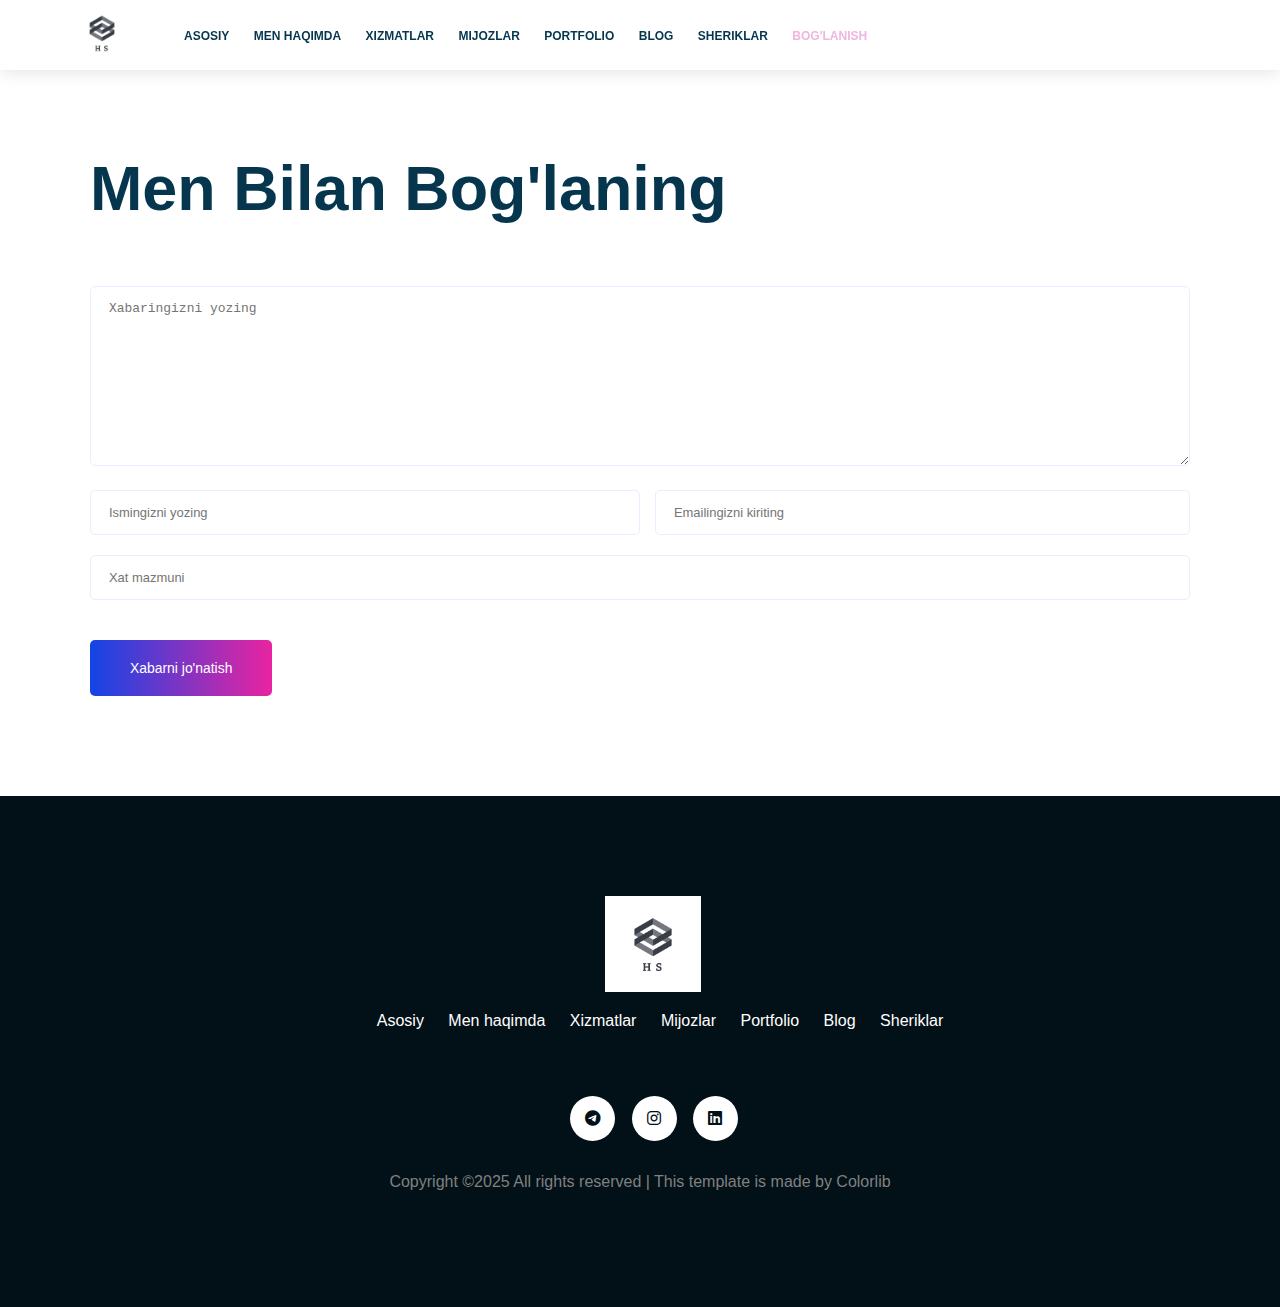
<file: contact.html>
<!DOCTYPE html>
<html>
    <head>
        <title>Portfolio - Bog'lanish</title>
        <link rel="stylesheet" href="https://cdnjs.cloudflare.com/ajax/libs/font-awesome/6.7.2/css/all.min.css">
        <link rel="stylesheet" href="./css/shared.css">
        <link rel="stylesheet" href="./css/contact.css">
    </head>
    <body>
        <!-- Header section -->
            <header class="main-header">
                <div class="container">
                <div class="main-header__brand">
                    <a href="index.html">
                        <img src="./images/logo.png" alt="Logo">
                    </a>
                </div>
                <nav class="main-navigation">
                    <ul class="main-navigation__items">
                        <li class="main-navigation__item">
                            <a href="./index.html">Asosiy</a>
                        </li>
                        <li class="main-navigation__item">
                            <a href="#">Men haqimda</a>
                        </li>
                        <li class="main-navigation__item">
                            <a href="#">Xizmatlar</a>
                        </li>
                        <li class="main-navigation__item">
                            <a href="#">Mijozlar</a>
                        </li>
                        <li class="main-navigation__item">
                            <a href="#">Portfolio</a>
                        </li>
                        <li class="main-navigation__item">
                            <a href="#">Blog</a>
                        </li>
                        <li class="main-navigation__item">
                            <a href="#">Sheriklar</a>
                        </li>
                        <li class="main-navigation__item active">
                            <a href="./contact.html">Bog'lanish</a>
                        </li>
                    </ul>
                </nav>
                </div>
            </header>
        <!-- /Header section -->

        <div class="container">
            <section class="contact">
                <form action="/server/php" method="GET">
                    <div class="section-title">
                        <h2>Men bilan bog'laning</h2>
                    </div>
                    <textarea cols="30" rows="10" placeholder="Xabaringizni yozing" name="message"></textarea>
                    <div class="half-row contact__fname">
                        <input type="text" placeholder="Ismingizni yozing" name="fname">
                    </div>
                    <div class="half-row contact__email">
                        <input type="email" placeholder="Emailingizni kiriting" name="email">
                    </div>
                    <input type="text" placeholder="Xat mazmuni" name="subject">
                    <button class="button contact__send" type="submit">Xabarni jo'natish</button>
                </form>
            </section>
        </div>

        <!-- Footer section -->
        <footer class="footer"> 
            <div class="container">
                <div class="footer__brand">
                    <img src="./images/logo.png" alt="Logo">
                </div>
                <nav class="footer__navigation">
                    <ul class="footer__navigation-items">
                        <li class="footer__navigation-item">
                            <a href="#">Asosiy</a>
                        </li>
                        <li class="footer__navigation-item">
                            <a href="#">Men haqimda</a>
                        </li>
                        <li class="footer__navigation-item">
                            <a href="#">Xizmatlar</a>
                        </li>
                        <li class="footer__navigation-item">
                            <a href="#">Mijozlar</a>
                        </li>
                        <li class="footer__navigation-item">
                            <a href="#">Portfolio</a>
                        </li>
                        <li class="footer__navigation-item">
                            <a href="#">Blog</a>
                        </li>
                        <li class="footer__navigation-item">
                            <a href="#">Sheriklar</a>
                        </li>
                    </ul>
                </nav>
                <ul class="footer__socials">
                    <li class="footer__social">
                        <a href="https://t.me/khusan_sulaymonov">
                            <i class="fab fa-telegram"></i>
                        </a>
                    </li>
                    <li class="footer__social">
                        <a href="https://www.instagram.com/khusansulaymonov/">
                            <i class="fab fa-instagram"></i>
                        </a>
                    </li>
                    <li class="footer__social">
                        <a href="https://www.linkedin.com/in/khusan-sulaymonov-6a2495264/">
                            <i class="fab fa-linkedin"></i>
                        </a>
                    </li>
                </ul>
                <p class="footer__text">
                    Copyright ©2025 All rights reserved | This template is made by Colorlib
                </p>
            </div>
        </footer>
        <!-- /Footer section -->
    </body>
</html>
</file>
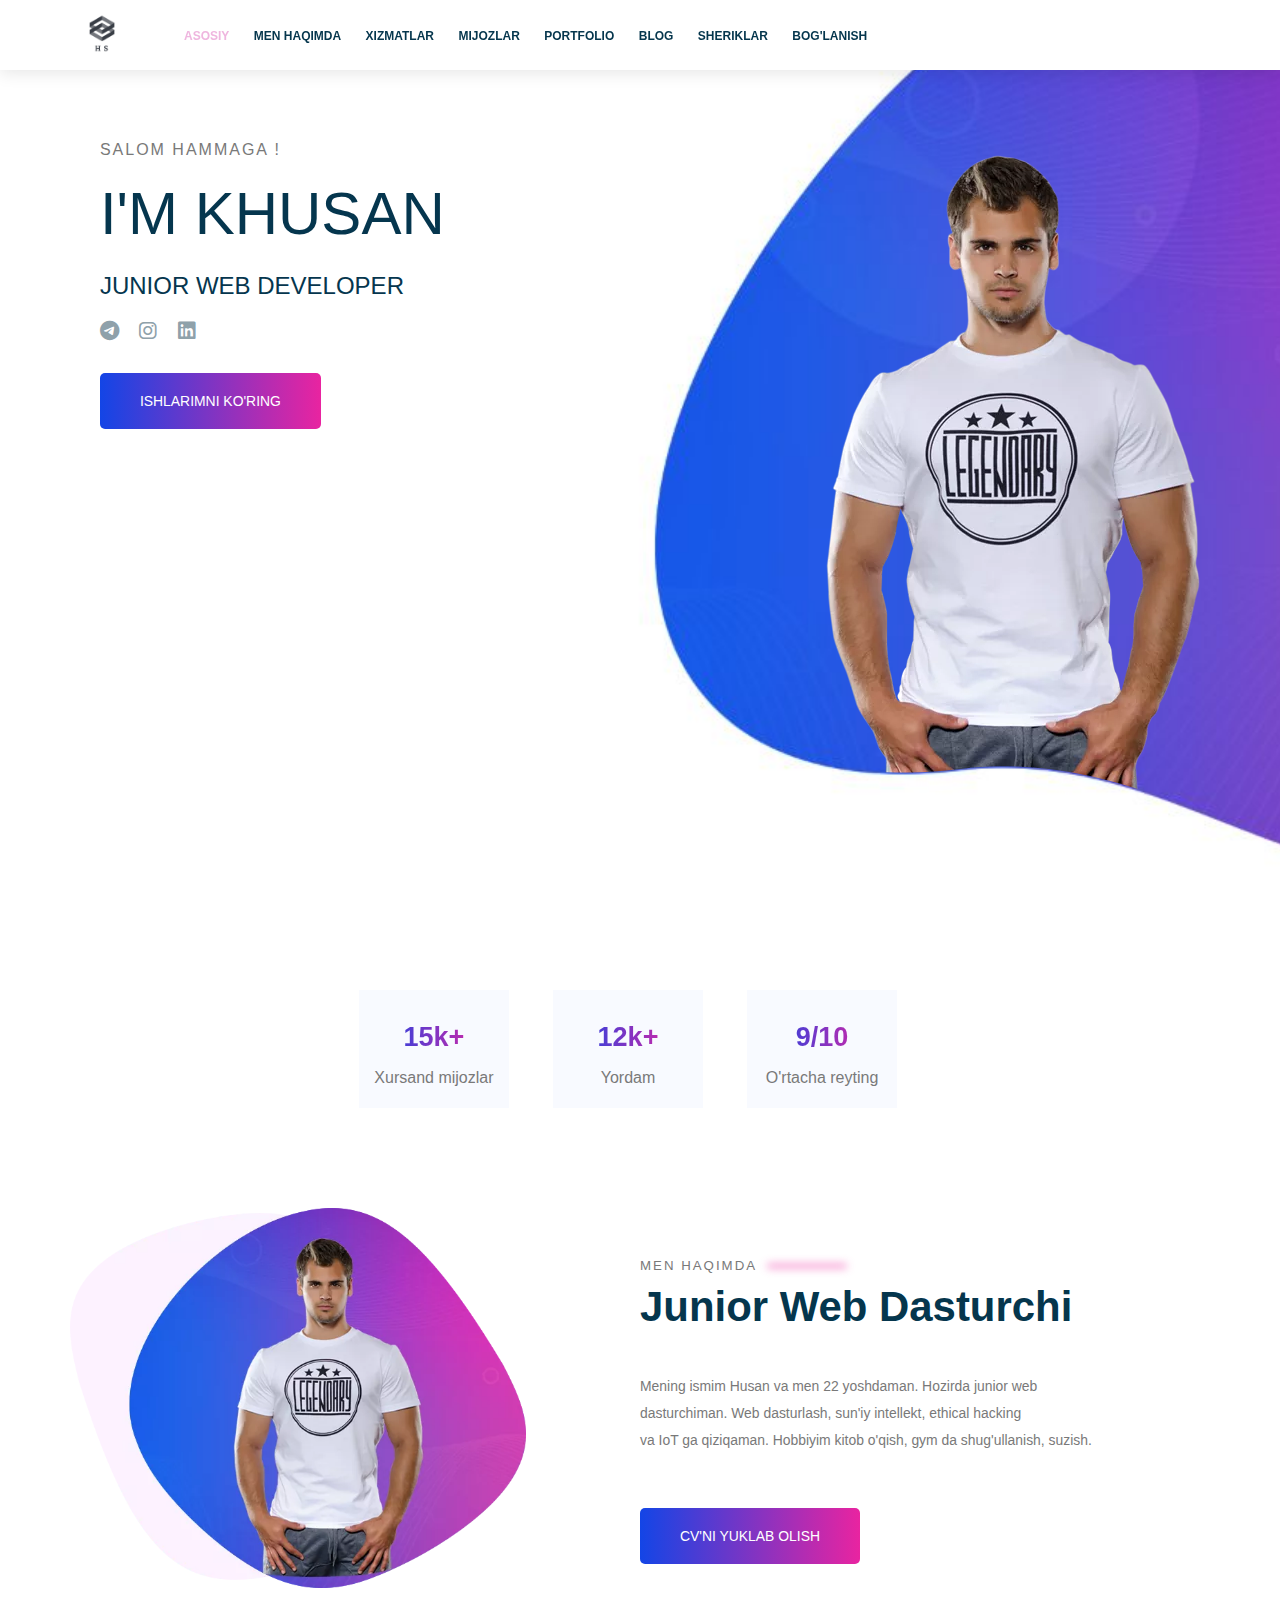
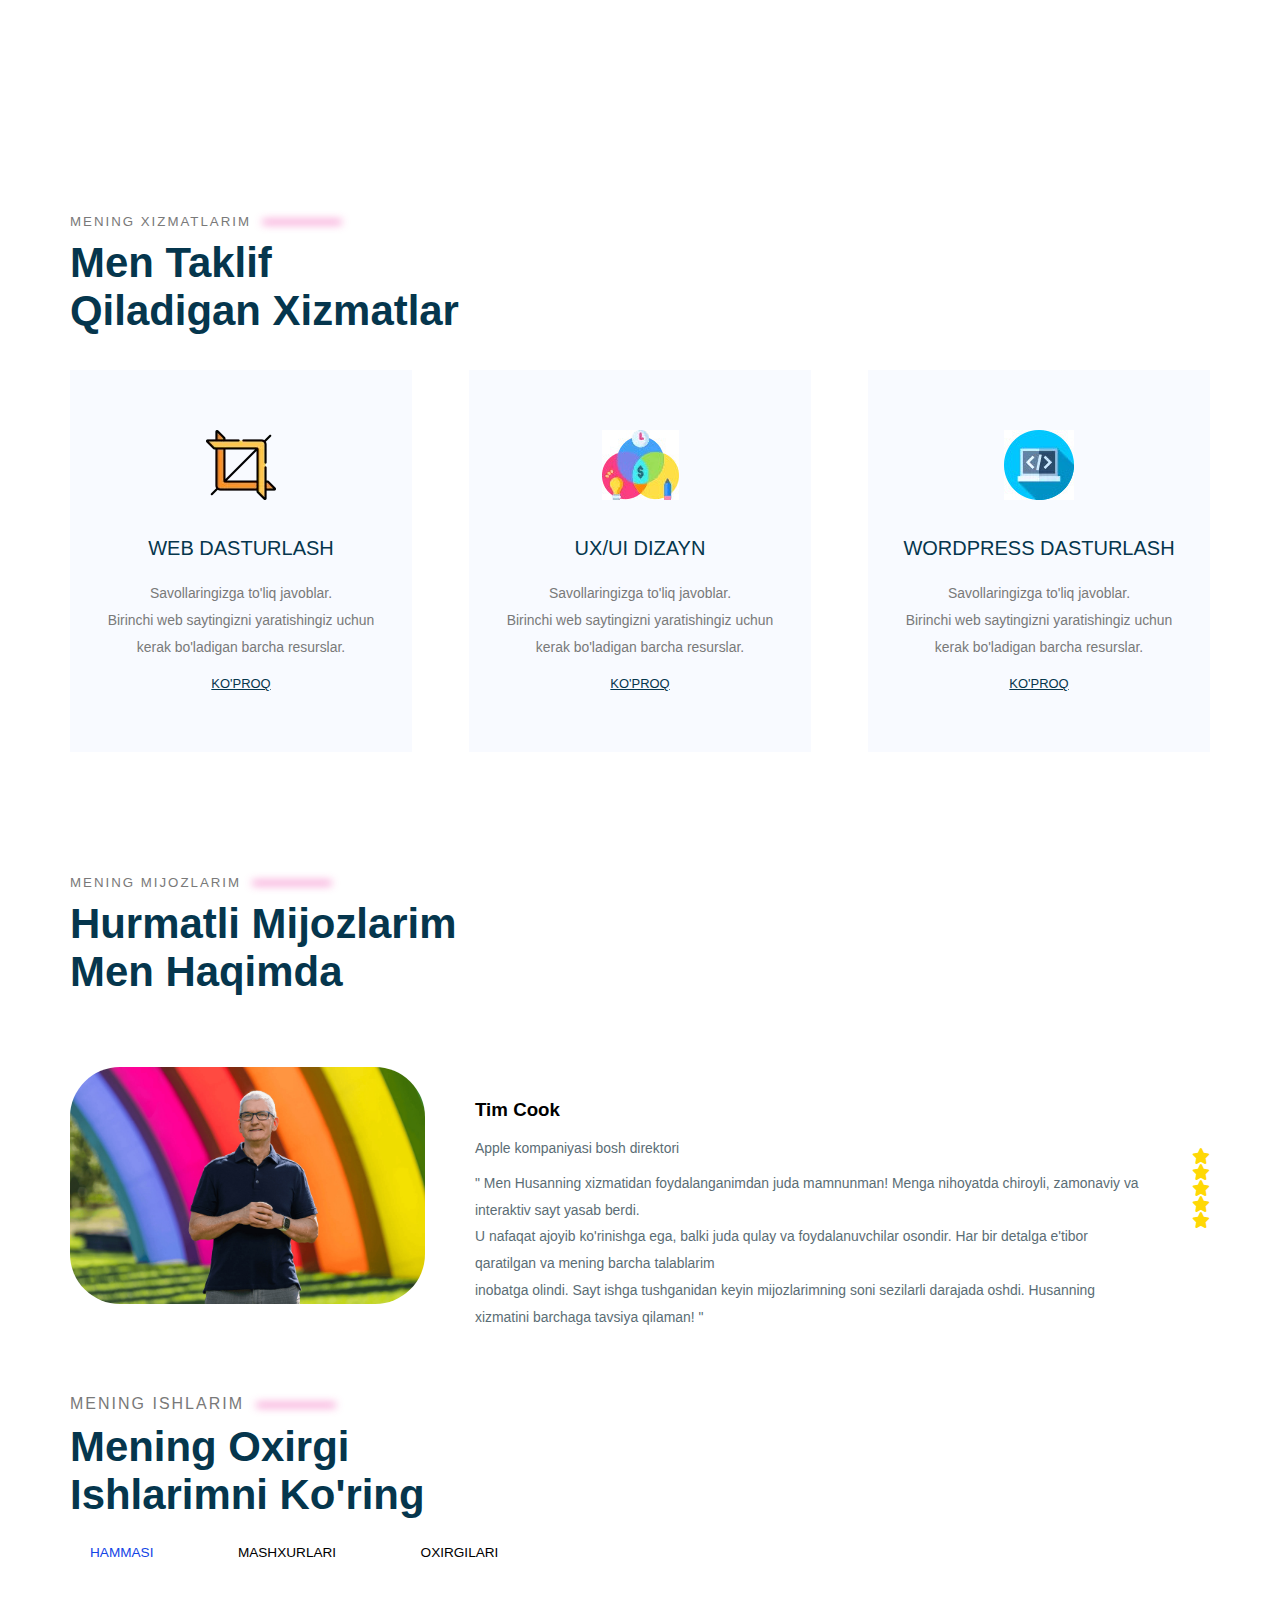
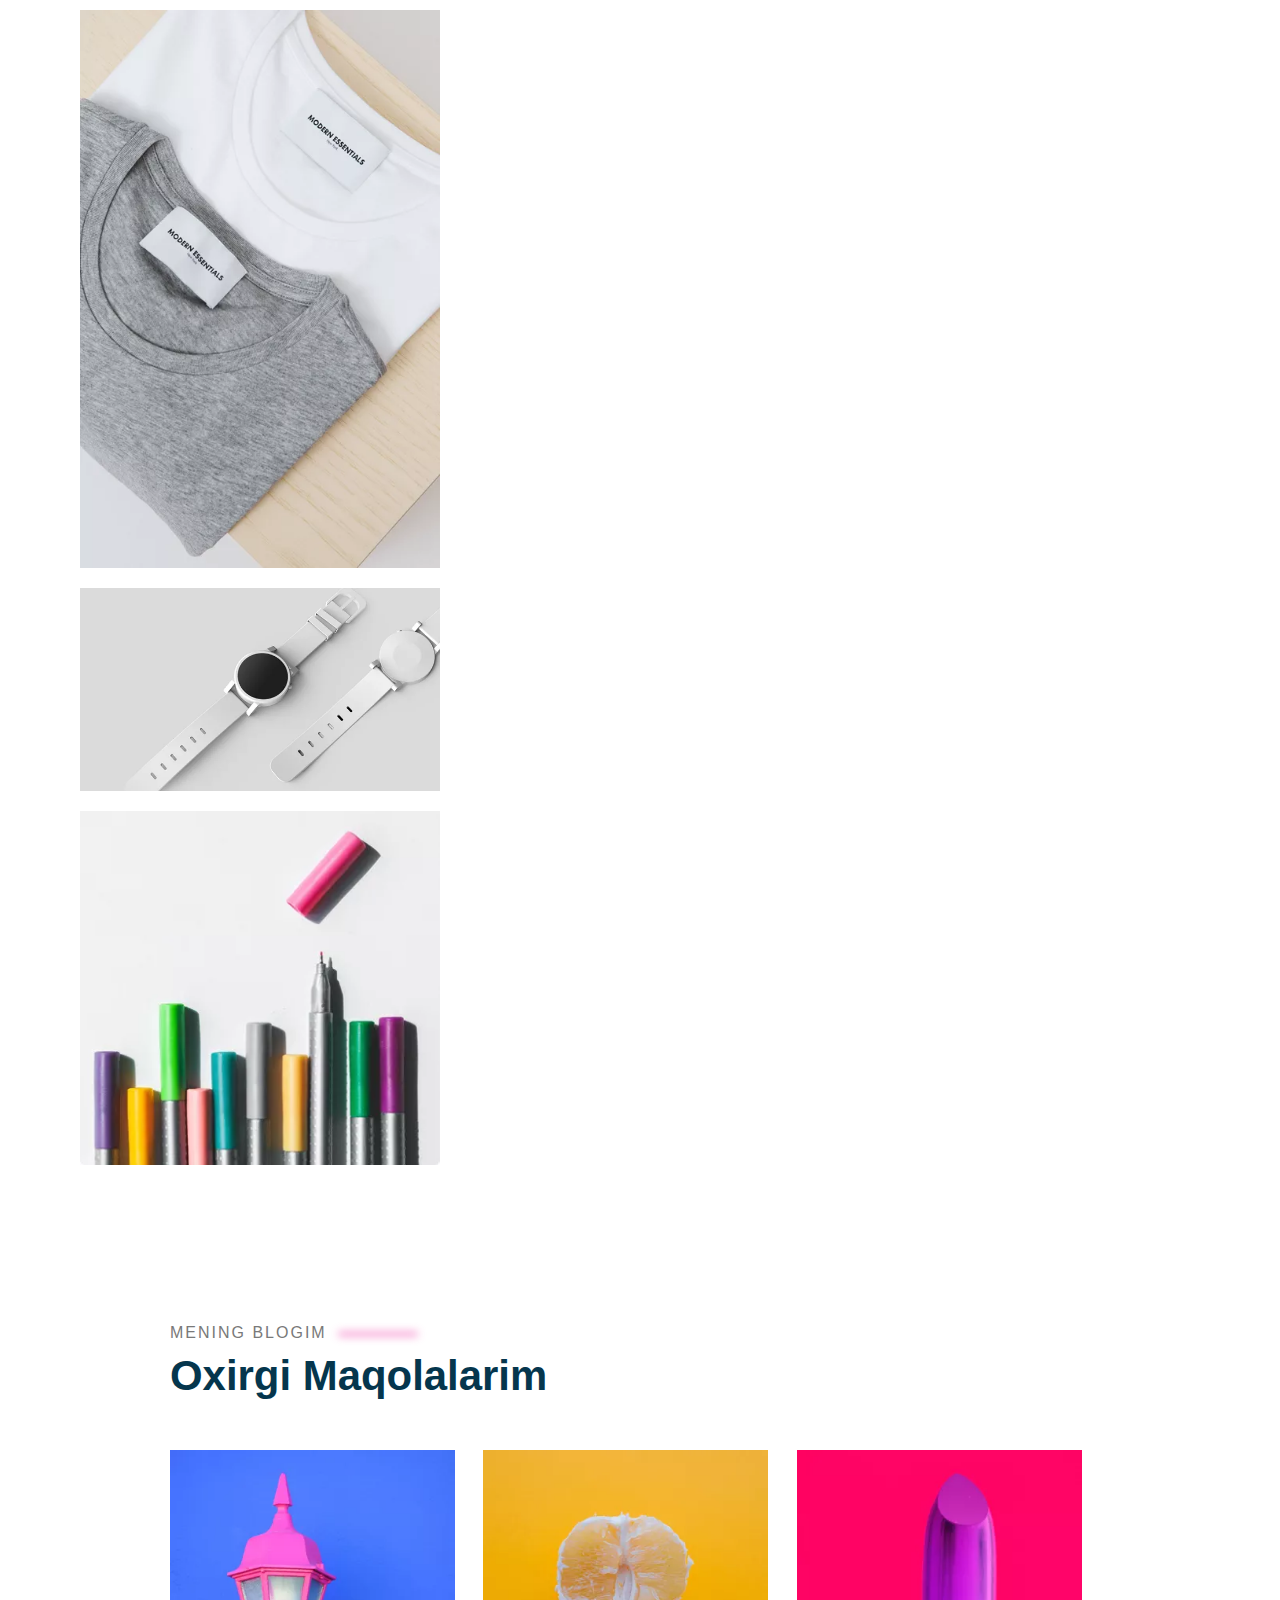
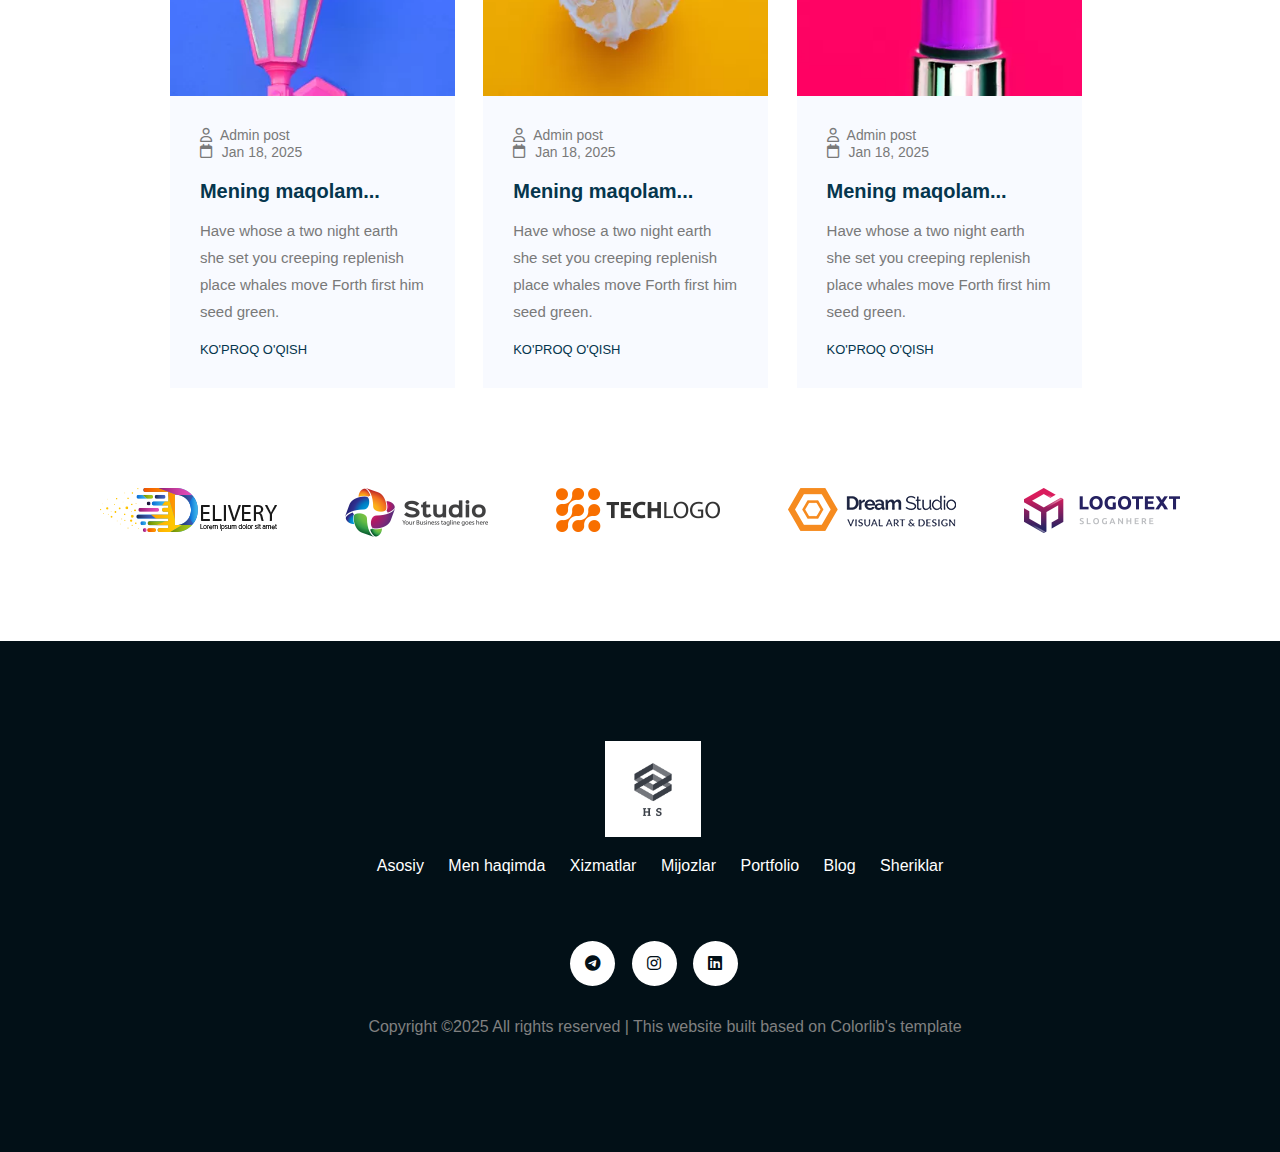
<file: indexyz.html>
<!DOCTYPE html>
<html lang="uz">
    <head>
        <title>Portfolio website</title>
        <meta name="viewport" content="width=device-width, initial-scale=1">
        <link rel="stylesheet" href="https://cdnjs.cloudflare.com/ajax/libs/font-awesome/6.7.2/css/all.min.css">
        <link rel="stylesheet" href="./css/shared.css">
        <link rel="stylesheet" href="./css/main.css">
    </head>
    <body>
        <!-- Header section -->
            <header class="main-header">
                <div class="container">
                <div class="main-header__brand">
                    <a href="indexyz.html">
                        <img src="./images/logo.png" alt="Logo">
                    </a>
                </div>
                <nav class="main-navigation">
                    <ul class="main-navigation__items">
                        <li class="main-navigation__item active">
                            <a href="./indexyz.html">Asosiy</a>
                        </li>
                        <li class="main-navigation__item">
                            <a href="#">Men haqimda</a>
                        </li>
                        <li class="main-navigation__item">
                            <a href="#">Xizmatlar</a>
                        </li>
                        <li class="main-navigation__item">
                            <a href="#">Mijozlar</a>
                        </li>
                        <li class="main-navigation__item">
                            <a href="#">Portfolio</a>
                        </li>
                        <li class="main-navigation__item">
                            <a href="#">Blog</a>
                        </li>
                        <li class="main-navigation__item">
                            <a href="#">Sheriklar</a>
                        </li>
                        <li class="main-navigation__item">
                            <a href="./contact.html">Bog'lanish</a>
                        </li>
                    </ul>
                </nav>
                </div>
            </header>
        <!-- /Header section -->

        <!-- Main section -->
        <div class="main-banner">
            <div class="container">
                <section id="main-section" class="main-section">
                    <div class="main-section__info">
                        <h4 class="main-section__welcome to-uppercase"> Salom hammaga !</h4>
                        <h1 class="main-section__introduction to-uppercase">I'm Khusan</h1>
                        <h3 class="main-section__position to-uppercase">Junior Web Developer</h3>
                        <div class="main-section__social-networks">
                            <a href="https://t.me/khusan_sulaymonov">
                                <i class="fa-brands fa-telegram"></i>
                            </a>
                            <a href="https://www.instagram.com/khusansulaymonov/">
                                <i class="fa-brands fa-instagram"></i>
                            </a>
                            <a href="https://www.linkedin.com/in/khusan-sulaymonov-6a2495264/">
                                <i class="fa-brands fa-linkedin"></i>
                            </a>
                        </div>
                        <button type="button" class="button main-section__action to-uppercase">
                            Ishlarimni ko'ring
                        </button>
                    </div>
                    <div class="main-section__image">
                        <img src="./images/me.png" alt="My image">
                    </div>
                </section>
                <div class="clearfix"></div>
            </div>
        </div>
        <!-- /Main section -->

        <!-- Statistics -->
        <div class="container">
            <section id="statistics" class="statistics">
                <div class="statistics__item">
                    <h3 class="statistics__number">
                        15k+
                    </h3>
                    <p class="statistics__title">
                        Xursand mijozlar
                    </p>
                </div>
                <div class="statistics__item">
                    <h3 class="statistics__number">
                        12k+
                    </h3>
                    <p class="statistics__title">
                        Yordam
                    </p>
                </div>
                <div class="statistics__item">
                    <h3 class="statistics__number">
                        9/10
                    </h3>
                    <p class="statistics__title">
                        O'rtacha reyting
                    </p>
                </div>
            </section>
        </div>
        <!-- /Statistics -->

        <!-- About me section -->
        <div class="container">
            <section id="about-me" class="about-me">
                <div class="about-me__image">
                    <img src="./images/about-me.png" alt="About me image">
                </div>
                <div class="about-me__info">
                    <h5 class="section-subtitle">
                        Men haqimda
                        <span class="blur-line"></span>
                    </h5>
                    <h3 class="section-title">
                        Junior Web dasturchi
                    </h3>
                    <p class="about-me__description">
                        Mening ismim Husan va men 22 yoshdaman. Hozirda junior web <br>
                        dasturchiman. Web dasturlash, sun'iy intellekt, ethical hacking <br>
                        va IoT ga qiziqaman. Hobbiyim kitob o'qish, gym da shug'ullanish, suzish. 
                    </p>
                    <button type="button" class="button to-uppercase about-me__action">
                        CV'ni yuklab olish 
                    </button>
                </div>
            </section>
        </div>
        <div class="clearfix"></div>
        <!-- /About me section -->

        <!-- Services section -->
        <div class="container">
            <section id="services" class="services">
                <h5 class="section-subtitle">
                    Mening xizmatlarim
                    <span class="blur-line"></span>
                </h5>
                <h2 class="section-title">
                    Men taklif <br>
                    qiladigan xizmatlar
                </h2>
                <div class="services__cards">
                    <div class="service-card">
                        <img class="service-card__icon" src="./images/service-1.png" alt="Service 1">
                        <h5 class="service-card__title">Web dasturlash</h5>
                        <p class="service-card__description">
                            Savollaringizga to'liq javoblar.<br>
                            Birinchi web saytingizni yaratishingiz uchun kerak bo'ladigan barcha resurslar.<br>
                        </p>
                        <a href="#" class="service-card__link">
                            Ko'proq
                        </a>
                    </div>
                    
                    <div class="service-card">
                        <img class="service-card__icon" src="./images/service-2.png" alt="Service 2">
                        <h5 class="service-card__title">UX/UI Dizayn</h5>
                        <p class="service-card__description">
                            Savollaringizga to'liq javoblar.<br>
                            Birinchi web saytingizni yaratishingiz uchun kerak bo'ladigan barcha resurslar.<br>
                        </p>
                        <a href="#" class="service-card__link">
                            Ko'proq
                        </a>
                    </div>
                    
                    <div class="service-card">
                        <img class="service-card__icon" src="./images/service-3.png" alt="Service 3">
                        <h5 class="service-card__title">WordPress dasturlash</h5>
                        <p class="service-card__description">
                            Savollaringizga to'liq javoblar.<br>
                            Birinchi web saytingizni yaratishingiz uchun kerak bo'ladigan barcha resurslar.<br>
                        </p>
                        <a href="#" class="service-card__link">
                            Ko'proq
                        </a>
                    </div>
                </div>
            </section>
        </div>
        <!-- /Services section -->

        <!-- Clients section -->
        <div class="container">
            <section id="clients" class="clients">
                <h5 class="section-subtitle">
                    Mening mijozlarim
                    <span class="blur-line"></span>
                </h5>
                <h2 class="section-title">
                    Hurmatli mijozlarim <br>
                    men haqimda 
                </h2>
                <div class="client-items">
                    <div class="client-item">
                        <div class="client-item__image">
                            <img src="./images/tim-cook.png" alt="Client image">
                        </div>
                        <div class="client-item__info">
                            <h3 class="client-item__name">
                                Tim Cook
                            </h3>
                            <p class="client-item__position">
                                Apple kompaniyasi bosh direktori 
                            </p>
                            <p class="client-item__review">
                                " Men Husanning xizmatidan foydalanganimdan juda mamnunman! 
                                Menga nihoyatda chiroyli, zamonaviy va interaktiv sayt yasab berdi.<br>
                                U nafaqat ajoyib ko'rinishga ega, balki juda qulay va foydalanuvchilar 
                                osondir. Har bir detalga e'tibor qaratilgan va mening barcha talablarim<br> 
                                inobatga olindi. Sayt ishga tushganidan keyin mijozlarimning soni sezilarli 
                                darajada oshdi. Husanning xizmatini barchaga tavsiya qilaman! "
                            </p>
                        </div>
                        <div class="client-item__rate">
                            <i class="fas fa-star"></i>
                            <i class="fas fa-star"></i>
                            <i class="fas fa-star"></i>
                            <i class="fas fa-star"></i>
                            <i class="fas fa-star"></i>
                        </div>
                    </div>
                </div>
            </section>
        </div>
        <!-- /Clients section -->

        <!-- Portfolio section -->
        <div class="container">
            <section id="portfolio" class="portfolio">
                <div class="section-subtitle">
                    Mening ishlarim
                    <span class="blur-line"></span>
                </div>
                <div class="section-title">
                    Mening oxirgi <br> 
                    ishlarimni ko'ring
                </div>
                <ul class="portfolio-filters">
                    <li class="active">Hammasi</li>
                    <li>Mashxurlari</li>
                    <li>Oxirgilari</li>
                </ul>
                <div class="portfolio-items">
                    <div class="portfolio-item portfolio-item-1">
                        <img src="./images/p1.png" alt="Portfolio image 1" class="portfolio-item__image">
                        <div class="portfolio-item__overlay"></div>
                        <div class="portfolio-item__info">
                        <h4>
                            <a href="#">Portfolio item 1</a>
                        </h4>
                        <p>
                            Ishim haqida
                        </p>
                        </div>
                    </div>
                    <div class="portfolio-item portfolio-item-2">
                        <img src="./images/p2.png" alt="Portfolio image 2" class="portfolio-item__image">
                        <div class="portfolio-item__overlay"></div>
                        <div class="portfolio-item__info">
                        <h4>
                            <a href="#">Portfolio item 2</a>
                        </h4>
                        <p>
                            Ishim haqida
                        </p>
                        </div>
                    </div>
                    <div class="portfolio-item portfolio-item-3">
                        <img src="./images/p3.png" alt="Portfolio image 3" class="portfolio-item__image">
                        <div class="portfolio-item__overlay"></div>
                        <div class="portfolio-item__info">
                        <h4>
                            <a href="#">Portfolio item 3</a>
                        </h4>
                        <p>
                            Ishim haqida
                        </p>
                        </div>
                    </div>
                </div> 
            </section>
        </div>
        <!-- /Portfolio section -->

        <!-- Blog section -->
        <div class="container">
            <section id="blog" class="blog">
                <div class="section-subtitle">
                    Mening blogim
                    <span class="blur-line"></span>
                </div>
                <div class="section-title">
                    Oxirgi maqolalarim
                </div>
                <div class="blog-items">
                    <div class="blog-item">
                        <div class="blog-item__image">
                            <img src="./images/blog1.png" alt="Blog 1 image">
                        </div>
                        <div class="blog-item__info">
                            <div class="blog-item__main-info">
                                <span class="blog-item__author">
                                    <i class="fa fa-user"></i>
                                    Admin post
                                </span>
                                <span class="blog-item__date">
                                    <i class="fa fa-calendar"></i>
                                    Jan 18, 2025
                                </span>
                            </div>
                            <h5 class="blog-item__title">
                                Mening maqolam...
                            </h5>
                            <p class="blog-item__description">
                                Have whose a two night earth she set you creeping replenish 
                                place whales move Forth first him seed green.
                            </p>
                            <a class="blog-item__learn-more">
                                Ko'proq o'qish
                            </a>
                        </div>
                    </div>
                    <div class="blog-item">
                        <div class="blog-item__image">
                            <img src="./images/blog2.png" alt="Blog 2 image">
                        </div>
                        <div class="blog-item__info">
                            <div class="blog-item__main-info">
                                <span class="blog-item__author">
                                    <i class="fa fa-user"></i>
                                    Admin post
                                </span>
                                <span class="blog-item__date">
                                    <i class="fa fa-calendar"></i>
                                    Jan 18, 2025
                                </span>
                            </div>
                            <h5 class="blog-item__title">
                                Mening maqolam...
                            </h5>
                            <p class="blog-item__description">
                                Have whose a two night earth she set you creeping replenish 
                                place whales move Forth first him seed green.
                            </p>
                            <a class="blog-item__learn-more">
                                Ko'proq o'qish
                            </a>
                        </div>
                    </div>
                    <div class="blog-item">
                        <div class="blog-item__image">
                            <img src="./images/blog3.png" alt="Blog 3 image">
                        </div>
                        <div class="blog-item__info">
                            <div class="blog-item__main-info">
                                <span class="blog-item__author">
                                    <i class="fa fa-user"></i>
                                    Admin post
                                </span>
                                <span class="blog-item__date">
                                    <i class="fa fa-calendar"></i>
                                    Jan 18, 2025
                                </span>
                            </div>
                            <h5 class="blog-item__title">
                                Mening maqolam...
                            </h5>
                            <p class="blog-item__description">
                                Have whose a two night earth she set you creeping replenish 
                                place whales move Forth first him seed green.
                            </p>
                            <a class="blog-item__learn-more">
                                Ko'proq o'qish
                            </a>
                        </div>
                    </div>
                </div>
            </section>
        </div>
        <!-- /Blog section -->

        <!-- Partners section -->
        <div class="container">
            <section id="partners" class="partners">
                <div class="partner">
                    <img src="./images/partner-1.png" alt="Partner 1 image">
                </div>
                <div class="partner">
                    <img src="./images/partner-2.png" alt="Partner 2 image">
                </div>
                <div class="partner">
                    <img src="./images/partner-3.png" alt="Partner 3 image">
                </div>
                <div class="partner">
                    <img src="./images/partner-4.png" alt="Partner 4 image">
                </div>
                <div class="partner">
                    <img src="./images/partner-5.png" alt="Partner 5 image">
                </div>

            </section>
        </div>
        <!-- /Partners section -->

        <!-- Footer section -->
        <footer class="footer"> 
            <div class="container">
                <div class="footer__brand">
                    <img src="./images/logo.png" alt="Logo">
                </div>
                <nav class="footer__navigation">
                    <ul class="footer__navigation-items">
                        <li class="footer__navigation-item">
                            <a href="#">Asosiy</a>
                        </li>
                        <li class="footer__navigation-item">
                            <a href="#">Men haqimda</a>
                        </li>
                        <li class="footer__navigation-item">
                            <a href="#">Xizmatlar</a>
                        </li>
                        <li class="footer__navigation-item">
                            <a href="#">Mijozlar</a>
                        </li>
                        <li class="footer__navigation-item">
                            <a href="#">Portfolio</a>
                        </li>
                        <li class="footer__navigation-item">
                            <a href="#">Blog</a>
                        </li>
                        <li class="footer__navigation-item">
                            <a href="#">Sheriklar</a>
                        </li>
                    </ul>
                </nav>
                <ul class="footer__socials">
                    <li class="footer__social">
                        <a href="https://t.me/khusan_sulaymonov">
                            <i class="fab fa-telegram"></i>
                        </a>
                    </li>
                    <li class="footer__social">
                        <a href="https://www.instagram.com/khusansulaymonov/">
                            <i class="fab fa-instagram"></i>
                        </a>
                    </li>
                    <li class="footer__social">
                        <a href="https://www.linkedin.com/in/khusan-sulaymonov-6a2495264/">
                            <i class="fab fa-linkedin"></i>
                        </a>
                    </li>
                </ul>
                <p class="footer__text">
                    Copyright ©2025 All rights reserved | This website built based on Colorlib's template
                </p>
            </div>
        </footer>
        <!-- /Footer section -->
    </body>
</html>
</file>
<file: css/shared.css>
@font-face {
    font-family: 'Roboto Condensed';
    src: url('../fonts/Roboto/RobotoCondensed-Black.eot');
    src: url('../fonts/Roboto/RobotoCondensed-Medium.eot?#iefix') format('embedded-opentype'),
        url('../fonts/Roboto/RobotoCondensed-Medium.woff2') format('woff2'),
        url('../fonts/Roboto/RobotoCondensed-Medium.woff') format('woff'),
        url('../fonts/Roboto/RobotoCondensed-Medium.ttf') format('truetype');
    font-weight: 500;
    font-style: normal;
    font-display: swap;
}

@font-face {
    font-family: 'Roboto Condensed';
    src: url('../fonts/Roboto/RobotoCondensed-ExtraBold.eot');
    src: url('../fonts/Roboto/RobotoCondensed-ExtraBold.eot?#iefix') format('embedded-opentype'),
        url('../fonts/Roboto/RobotoCondensed-ExtraBold.woff2') format('woff2'),
        url('../fonts/Roboto/RobotoCondensed-ExtraBold.woff') format('woff'),
        url('../fonts/Roboto/RobotoCondensed-ExtraBold.ttf') format('truetype');
    font-weight: bold;
    font-style: normal;
    font-display: swap;
}

@font-face {
    font-family: 'Roboto Condensed';
    src: url('../fonts/Roboto/RobotoCondensed-Black.eot');
    src: url('../fonts/Roboto/RobotoCondensed-Black.eot?#iefix') format('embedded-opentype'),
        url('../fonts/Roboto/RobotoCondensed-Black.woff2') format('woff2'),
        url('../fonts/Roboto/RobotoCondensed-Black.woff') format('woff'),
        url('../fonts/Roboto/RobotoCondensed-Black.ttf') format('truetype');
    font-weight: 900;
    font-style: normal;
    font-display: swap;
}

@font-face {
    font-family: 'Roboto Condensed';
    src: url('../fonts/Roboto/RobotoCondensed-Light.eot');
    src: url('../fonts/Roboto/RobotoCondensed-Light.eot?#iefix') format('embedded-opentype'),
        url('../fonts/Roboto/RobotoCondensed-Light.woff2') format('woff2'),
        url('../fonts/Roboto/RobotoCondensed-Light.woff') format('woff'),
        url('../fonts/Roboto/RobotoCondensed-Light.ttf') format('truetype');
    font-weight: 300;
    font-style: normal;
    font-display: swap;
}

@font-face {
    font-family: 'Roboto Condensed';
    src: url('../fonts/Roboto/RobotoCondensed-Italic.eot');
    src: url('../fonts/Roboto/RobotoCondensed-Italic.eot?#iefix') format('embedded-opentype'),
        url('../fonts/Roboto/RobotoCondensed-Italic.woff2') format('woff2'),
        url('../fonts/Roboto/RobotoCondensed-Italic.woff') format('woff'),
        url('../fonts/Roboto/RobotoCondensed-Italic.ttf') format('truetype');
    font-weight: normal;
    font-style: italic;
    font-display: swap;
}

@font-face {
    font-family: 'Roboto Condensed';
    src: url('../fonts/Roboto/RobotoCondensed-ExtraLightItalic.eot');
    src: url('../fonts/Roboto/RobotoCondensed-ExtraLightItalic.eot?#iefix') format('embedded-opentype'),
        url('../fonts/Roboto/RobotoCondensed-ExtraLightItalic.woff2') format('woff2'),
        url('../fonts/Roboto/RobotoCondensed-ExtraLightItalic.woff') format('woff'),
        url('../fonts/Roboto/RobotoCondensed-ExtraLightItalic.ttf') format('truetype');
    font-weight: 200;
    font-style: italic;
    font-display: swap;
}

@font-face {
    font-family: 'Roboto Condensed';
    src: url('../fonts/Roboto/RobotoCondensed-BoldItalic.eot');
    src: url('../fonts/Roboto/RobotoCondensed-BoldItalic.eot?#iefix') format('embedded-opentype'),
        url('../fonts/Roboto/RobotoCondensed-BoldItalic.woff2') format('woff2'),
        url('../fonts/Roboto/RobotoCondensed-BoldItalic.woff') format('woff'),
        url('../fonts/Roboto/RobotoCondensed-BoldItalic.ttf') format('truetype');
    font-weight: bold;
    font-style: italic;
    font-display: swap;
}

@font-face {
    font-family: 'Roboto Condensed';
    src: url('../fonts/Roboto/RobotoCondensed-ExtraLight.eot');
    src: url('../fonts/Roboto/RobotoCondensed-ExtraLight.eot?#iefix') format('embedded-opentype'),
        url('../fonts/Roboto/RobotoCondensed-ExtraLight.woff2') format('woff2'),
        url('../fonts/Roboto/RobotoCondensed-ExtraLight.woff') format('woff'),
        url('../fonts/Roboto/RobotoCondensed-ExtraLight.ttf') format('truetype');
    font-weight: 200;
    font-style: normal;
    font-display: swap;
}

@font-face {
    font-family: 'Roboto Condensed';
    src: url('../fonts/Roboto/RobotoCondensed-BlackItalic.eot');
    src: url('../fonts/Roboto/RobotoCondensed-BlackItalic.eot?#iefix') format('embedded-opentype'),
        url('../fonts/Roboto/RobotoCondensed-BlackItalic.woff2') format('woff2'),
        url('../fonts/Roboto/RobotoCondensed-BlackItalic.woff') format('woff'),
        url('../fonts/Roboto/RobotoCondensed-BlackItalic.ttf') format('truetype');
    font-weight: 900;
    font-style: italic;
    font-display: swap;
}

@font-face {
    font-family: 'Roboto Condensed';
    src: url('../fonts/Roboto/RobotoCondensed-Bold.eot');
    src: url('../fonts/Roboto/RobotoCondensed-Bold.eot?#iefix') format('embedded-opentype'),
        url('../fonts/Roboto/RobotoCondensed-Bold.woff2') format('woff2'),
        url('../fonts/Roboto/RobotoCondensed-Bold.woff') format('woff'),
        url('../fonts/Roboto/RobotoCondensed-Bold.ttf') format('truetype');
    font-weight: bold;
    font-style: normal;
    font-display: swap;
}

@font-face {
    font-family: 'Roboto Condensed';
    src: url('../fonts/Roboto/RobotoCondensed-LightItalic.eot');
    src: url('../fonts/Roboto/RobotoCondensed-LightItalic.eot?#iefix') format('embedded-opentype'),
        url('../fonts/Roboto/RobotoCondensed-LightItalic.woff2') format('woff2'),
        url('../fonts/Roboto/RobotoCondensed-LightItalic.woff') format('woff'),
        url('../fonts/Roboto/RobotoCondensed-LightItalic.ttf') format('truetype');
    font-weight: 300;
    font-style: italic;
    font-display: swap;
}

@font-face {
    font-family: 'Roboto Condensed';
    src: url('../fonts/Roboto/RobotoCondensed-ExtraBoldItalic.eot');
    src: url('../fonts/Roboto/RobotoCondensed-ExtraBoldItalic.eot?#iefix') format('embedded-opentype'),
        url('../fonts/Roboto/RobotoCondensed-ExtraBoldItalic.woff2') format('woff2'),
        url('../fonts/Roboto/RobotoCondensed-ExtraBoldItalic.woff') format('woff'),
        url('../fonts/Roboto/RobotoCondensed-ExtraBoldItalic.ttf') format('truetype');
    font-weight: bold;
    font-style: italic;
    font-display: swap;
}

@font-face {
    font-family: 'Roboto Condensed';
    src: url('../fonts/Roboto/RobotoCondensed-Regular.eot');
    src: url('../fonts/Roboto/RobotoCondensed-Regular.eot?#iefix') format('embedded-opentype'),
        url('../fonts/Roboto/RobotoCondensed-Regular.woff2') format('woff2'),
        url('../fonts/Roboto/RobotoCondensed-Regular.woff') format('woff'),
        url('../fonts/Roboto/RobotoCondensed-Regular.ttf') format('truetype');
    font-weight: normal;
    font-style: normal;
    font-display: swap;
}

@font-face {
    font-family: 'Roboto Condensed';
    src: url('../fonts/Roboto/RobotoCondensed-SemiBold.eot');
    src: url('../fonts/Roboto/RobotoCondensed-SemiBold.eot?#iefix') format('embedded-opentype'),
        url('../fonts/Roboto/RobotoCondensed-SemiBold.woff2') format('woff2'),
        url('../fonts/Roboto/RobotoCondensed-SemiBold.woff') format('woff'),
        url('../fonts/Roboto/RobotoCondensed-SemiBold.ttf') format('truetype');
    font-weight: 600;
    font-style: normal;
    font-display: swap;
}

@font-face {
    font-family: 'Roboto SemiCondensed';
    src: url('../fonts/Roboto/RobotoSemiCondensed-ExtraBold.eot');
    src: url('../fonts/Roboto/RobotoSemiCondensed-ExtraBold.eot?#iefix') format('embedded-opentype'),
        url('../fonts/Roboto/RobotoSemiCondensed-ExtraBold.woff2') format('woff2'),
        url('../fonts/Roboto/RobotoSemiCondensed-ExtraBold.woff') format('woff'),
        url('../fonts/Roboto/RobotoSemiCondensed-ExtraBold.ttf') format('truetype');
    font-weight: bold;
    font-style: normal;
    font-display: swap;
}

@font-face {
    font-family: 'Roboto Condensed';
    src: url('../fonts/Roboto/RobotoCondensed-Thin.eot');
    src: url('../fonts/Roboto/RobotoCondensed-Thin.eot?#iefix') format('embedded-opentype'),
        url('../fonts/Roboto/RobotoCondensed-Thin.woff2') format('woff2'),
        url('../fonts/Roboto/RobotoCondensed-Thin.woff') format('woff'),
        url('../fonts/Roboto/RobotoCondensed-Thin.ttf') format('truetype');
    font-weight: 100;
    font-style: normal;
    font-display: swap;
}

@font-face {
    font-family: 'Roboto SemiCondensed';
    src: url('../fonts/Roboto/RobotoSemiCondensed-BoldItalic.eot');
    src: url('../fonts/Roboto/RobotoSemiCondensed-BoldItalic.eot?#iefix') format('embedded-opentype'),
        url('../fonts/Roboto/RobotoSemiCondensed-BoldItalic.woff2') format('woff2'),
        url('../fonts/Roboto/RobotoSemiCondensed-BoldItalic.woff') format('woff'),
        url('../fonts/Roboto/RobotoSemiCondensed-BoldItalic.ttf') format('truetype');
    font-weight: bold;
    font-style: italic;
    font-display: swap;
}

@font-face {
    font-family: 'Roboto SemiCondensed';
    src: url('../fonts/Roboto/RobotoSemiCondensed-Bold.eot');
    src: url('../fonts/Roboto/RobotoSemiCondensed-Bold.eot?#iefix') format('embedded-opentype'),
        url('../fonts/Roboto/RobotoSemiCondensed-Bold.woff2') format('woff2'),
        url('../fonts/Roboto/RobotoSemiCondensed-Bold.woff') format('woff'),
        url('../fonts/Roboto/RobotoSemiCondensed-Bold.ttf') format('truetype');
    font-weight: bold;
    font-style: normal;
    font-display: swap;
}

@font-face {
    font-family: 'Roboto SemiCondensed';
    src: url('../fonts/Roboto/RobotoSemiCondensed-ExtraBoldItalic.eot');
    src: url('../fonts/Roboto/RobotoSemiCondensed-ExtraBoldItalic.eot?#iefix') format('embedded-opentype'),
        url('../fonts/Roboto/RobotoSemiCondensed-ExtraBoldItalic.woff2') format('woff2'),
        url('../fonts/Roboto/RobotoSemiCondensed-ExtraBoldItalic.woff') format('woff'),
        url('../fonts/Roboto/RobotoSemiCondensed-ExtraBoldItalic.ttf') format('truetype');
    font-weight: bold;
    font-style: italic;
    font-display: swap;
}

@font-face {
    font-family: 'Roboto SemiCondensed';
    src: url('../fonts/Roboto/RobotoSemiCondensed-Italic.eot');
    src: url('../fonts/Roboto/RobotoSemiCondensed-Italic.eot?#iefix') format('embedded-opentype'),
        url('../fonts/Roboto/RobotoSemiCondensed-Italic.woff2') format('woff2'),
        url('../fonts/Roboto/RobotoSemiCondensed-Italic.woff') format('woff'),
        url('../fonts/Roboto/RobotoSemiCondensed-Italic.ttf') format('truetype');
    font-weight: normal;
    font-style: italic;
    font-display: swap;
}

@font-face {
    font-family: 'Roboto SemiCondensed';
    src: url('../fonts/Roboto/RobotoSemiCondensed-LightItalic.eot');
    src: url('../fonts/Roboto/RobotoSemiCondensed-LightItalic.eot?#iefix') format('embedded-opentype'),
        url('../fonts/Roboto/RobotoSemiCondensed-LightItalic.woff2') format('woff2'),
        url('../fonts/Roboto/RobotoSemiCondensed-LightItalic.woff') format('woff'),
        url('../fonts/Roboto/RobotoSemiCondensed-LightItalic.ttf') format('truetype');
    font-weight: 300;
    font-style: italic;
    font-display: swap;
}

@font-face {
    font-family: 'Roboto SemiCondensed';
    src: url('../fonts/Roboto/RobotoSemiCondensed-ExtraLight.eot');
    src: url('../fonts/Roboto/RobotoSemiCondensed-ExtraLight.eot?#iefix') format('embedded-opentype'),
        url('../fonts/Roboto/RobotoSemiCondensed-ExtraLight.woff2') format('woff2'),
        url('../fonts/Roboto/RobotoSemiCondensed-ExtraLight.woff') format('woff'),
        url('../fonts/Roboto/RobotoSemiCondensed-ExtraLight.ttf') format('truetype');
    font-weight: 200;
    font-style: normal;
    font-display: swap;
}

@font-face {
    font-family: 'Roboto Condensed';
    src: url('../fonts/Roboto/RobotoCondensed-ThinItalic.eot');
    src: url('../fonts/Roboto/RobotoCondensed-ThinItalic.eot?#iefix') format('embedded-opentype'),
        url('../fonts/Roboto/RobotoCondensed-ThinItalic.woff2') format('woff2'),
        url('../fonts/Roboto/RobotoCondensed-ThinItalic.woff') format('woff'),
        url('../fonts/Roboto/RobotoCondensed-ThinItalic.ttf') format('truetype');
    font-weight: 100;
    font-style: italic;
    font-display: swap;
}

@font-face {
    font-family: 'Roboto SemiCondensed';
    src: url('../fonts/Roboto/RobotoSemiCondensed-ExtraLightItalic.eot');
    src: url('../fonts/Roboto/RobotoSemiCondensed-ExtraLightItalic.eot?#iefix') format('embedded-opentype'),
        url('../fonts/Roboto/RobotoSemiCondensed-ExtraLightItalic.woff2') format('woff2'),
        url('../fonts/Roboto/RobotoSemiCondensed-ExtraLightItalic.woff') format('woff'),
        url('../fonts/Roboto/RobotoSemiCondensed-ExtraLightItalic.ttf') format('truetype');
    font-weight: 200;
    font-style: italic;
    font-display: swap;
}

@font-face {
    font-family: 'Roboto Condensed';
    src: url('../fonts/Roboto/RobotoCondensed-MediumItalic.eot');
    src: url('../fonts/Roboto/RobotoCondensed-MediumItalic.eot?#iefix') format('embedded-opentype'),
        url('../fonts/Roboto/RobotoCondensed-MediumItalic.woff2') format('woff2'),
        url('../fonts/Roboto/RobotoCondensed-MediumItalic.woff') format('woff'),
        url('../fonts/Roboto/RobotoCondensed-MediumItalic.ttf') format('truetype');
    font-weight: 500;
    font-style: italic;
    font-display: swap;
}

@font-face {
    font-family: 'Roboto SemiCondensed';
    src: url('../fonts/Roboto/RobotoSemiCondensed-Light.eot');
    src: url('../fonts/Roboto/RobotoSemiCondensed-Light.eot?#iefix') format('embedded-opentype'),
        url('../fonts/Roboto/RobotoSemiCondensed-Light.woff2') format('woff2'),
        url('../fonts/Roboto/RobotoSemiCondensed-Light.woff') format('woff'),
        url('../fonts/Roboto/RobotoSemiCondensed-Light.ttf') format('truetype');
    font-weight: 300;
    font-style: normal;
    font-display: swap;
}

@font-face {
    font-family: 'Roboto SemiCondensed';
    src: url('../fonts/Roboto/RobotoSemiCondensed-Black.eot');
    src: url('../fonts/Roboto/RobotoSemiCondensed-Black.eot?#iefix') format('embedded-opentype'),
        url('../fonts/Roboto/RobotoSemiCondensed-Black.woff2') format('woff2'),
        url('../fonts/Roboto/RobotoSemiCondensed-Black.woff') format('woff'),
        url('../fonts/Roboto/RobotoSemiCondensed-Black.ttf') format('truetype');
    font-weight: 900;
    font-style: normal;
    font-display: swap;
}

@font-face {
    font-family: 'Roboto SemiCondensed';
    src: url('../fonts/Roboto/RobotoSemiCondensed-Medium.eot');
    src: url('../fonts/Roboto/RobotoSemiCondensed-Medium.eot?#iefix') format('embedded-opentype'),
        url('../fonts/Roboto/RobotoSemiCondensed-Medium.woff2') format('woff2'),
        url('../fonts/Roboto/RobotoSemiCondensed-Medium.woff') format('woff'),
        url('../fonts/Roboto/RobotoSemiCondensed-Medium.ttf') format('truetype');
    font-weight: 500;
    font-style: normal;
    font-display: swap;
}

@font-face {
    font-family: 'Roboto SemiCondensed';
    src: url('../fonts/Roboto/RobotoSemiCondensed-BlackItalic.eot');
    src: url('../fonts/Roboto/RobotoSemiCondensed-BlackItalic.eot?#iefix') format('embedded-opentype'),
        url('../fonts/Roboto/RobotoSemiCondensed-BlackItalic.woff2') format('woff2'),
        url('../fonts/Roboto/RobotoSemiCondensed-BlackItalic.woff') format('woff'),
        url('../fonts/Roboto/RobotoSemiCondensed-BlackItalic.ttf') format('truetype');
    font-weight: 900;
    font-style: italic;
    font-display: swap;
}

@font-face {
    font-family: 'Roboto Condensed';
    src: url('../fonts/Roboto/RobotoCondensed-SemiBoldItalic.eot');
    src: url('../fonts/Roboto/RobotoCondensed-SemiBoldItalic.eot?#iefix') format('embedded-opentype'),
        url('../fonts/Roboto/RobotoCondensed-SemiBoldItalic.woff2') format('woff2'),
        url('../fonts/Roboto/RobotoCondensed-SemiBoldItalic.woff') format('woff'),
        url('../fonts/Roboto/RobotoCondensed-SemiBoldItalic.ttf') format('truetype');
    font-weight: 600;
    font-style: italic;
    font-display: swap;
}

/* Core styles */
html {
    scroll-behavior: smooth;
}

body {
    font-family: 'Roboto', sans-serif;
    margin: 0;
}

a {
    transition: all 0.3s ease-in-out;
}

.button {
    font-family: inherit;
    transition: all 0.3s ease-in-out;
}

.container {
    width: 1140px;
    margin: 0 auto;
}

.to-uppercase {
    text-transform: uppercase
}

.clearfix {
    clear: both;
}

.section-subtitle {
    letter-spacing: 2px;
    font-weight: 500;
    margin-bottom: 0.625rem;
    color: #797979;
    text-transform: uppercase;
}

.section-title {
    margin-top: 0.32rem;
    font-size: 2.62rem;
    font-weight: 700;
    text-transform: capitalize;
    color: #05364d;
}

.button {
    border: none;
    background: linear-gradient(to right, #1345e6 0%, #ed239f 51%, #1345e6 100%);
    background-size: 200% auto;
    color: #ffffff;
    font-weight: 500;
    font-size: 0.87rem;
    padding: 1.25rem 2.5rem;
    cursor: pointer;
    border-radius: 5px;
}

.button:hover {
    background-position: right center;
    color: #fff;
}

.blur-line {
    display: inline-block;
    position: relative;
    top: -2px;
    margin-left: 0.32rem;
    width: 80px;
    height: 4px; 
    background: rgba(237, 35, 159, 0.6);
    filter: blur(4px);
    border-radius: 4px;
}
/* Main header styles */

.main-header {
    position: fixed;
    top: 0;
    left: 0;
    width: 100%;
    background-color: white;
    box-shadow: 0px 3px 16px 0px rgb(0 0 0 / 10%);
    z-index: 10;
}

.main-header .container {
    display: flex;
    align-items: center;
}

.main-header__brand {
    display: inline-block;
    vertical-align: middle;
}

.main-header__brand img {
    width: 64px;
}

.main-navigation__item {
    display: inline-block;
    padding: 0.625rem;
}

.main-navigation__item a {
    color: #05364d;
    text-decoration: none;
    text-transform: uppercase;
    font-size: 0.75rem;
    font-weight: 550;
}

.main-navigation__item a:hover {
    color: #efb6df;
}

.main-navigation__item.active a {
    color: #efb6df;
}

/* Footer section styles */
.footer {
    padding: 100px 0;
    /* margin-top: 50px; */
    background-color: #021017;
    text-align: center;
}

.footer__brand img {
    width: 96px;
    margin: 0;
    display: block;
}

.footer__brand {
    display: flex;
    justify-content: center;
    align-items: center;
    margin-left: 25px;
    margin-bottom: 20px;
}

.footer__navigation-items {
    margin-bottom: 50px;
}

.footer__navigation-item {
    display: inline-block;
    padding: 0 10px;
}

.footer__navigation-item a {
    color: white;
    text-decoration: none;
}

.footer__socials {
    list-style: none;
    display: inline-block;
}

.footer__social {
    display: inline-block;
    width: 45px;
    height: 45px;
    line-height: 45px;
    text-align: center;
    background: #ffffff;
    border-radius: 36px;
    color: #05364d;
    font-size: 1rem;
    margin-right: 12px;
}

.footer__social a {
    color: #021017;
}

.footer__social:hover {
    background: linear-gradient(90deg, #1345e6 0%, #ed239f 100%);
}

.footer__social:hover i {
    color: white;
}

.footer__text {
    color: grey;
}

@media only screen and (max-width: 991px) {
    .container {
        width: 90%;
    }

    /* Navigaton menu */
    .main-navigation {
        display: none;
    }

    /* Footer */
    .footer__navigation {
        display: none;
    }
}

@media only screen and (max-width: 767px) {
    .container {
        width: 92%;
    }
}
</file>
<file: css/contact.css>
.contact {
    padding: 6.25rem 1.25rem;
}

textarea, input {
    width: 100%;
    padding: 0.87rem;
    margin-top: 0.625rem;
    margin-bottom: 0.625rem;
    border: 1px solid #f0e9ff;
    border-radius: 5px;
    padding-left: 1.12rem;
    font-size: 0.81rem;
    background: transparent;
    color: #495057;
    box-sizing: border-box;
}

textarea:focus, 
input:focus {
    outline: 0;
}

.half-row {
    width: 50%;
    float: left;
    box-sizing: border-box;
}

.contact__firstname {
    padding-right: 0.94rem;
}

.contact__email {
    padding-left: 0.94rem;
}

.contact__send {
    margin-top: 1.87rem;
}

@media only screen and (max-width: 991px) {
    .half-row {
        width: 100%;
    }

    .contact__firstname,
    .contact__email {
        padding: 0;
    }
}
</file>
<file: css/main.css>
/* Main section */
.main-banner {
    background: url('../images/main-banner.png') no-repeat top center;
    background-position: center;
    background-size: cover;
    min-height: 890px;
}

.main-section {
    padding: 7.5rem 1.87rem;
    display: flex;
    justify-content: space-between;
}

.main-section__image {
    text-align: right;
    position: relative;
    top: 35px;
    left: 20px;
}

.header__buttons {
    display: flex;
    align-items: center;
}

/* Hamburger menu button */
.header__menu-button {
    display: none; /* Desktopda yashirin */
    background: none;
    border: none;
    cursor: pointer;
    padding: 0.625rem; /* 10px = 0.625rem */
}

.header__menu-button span {
    display: block;
    width: 1.5rem; /* 24px = 1.5rem */
    height: 0.125rem; /* 2px = 0.125rem */
    background: #333;
    margin-bottom: 0.25rem; /* 4px = 0.25rem */
    transition: all 0.3s ease;
}

/* Hamburger menu ochilganda animatsiya */
.header__menu-button.active span:nth-child(1) {
    transform: rotate(45deg) translate(0.3125rem, 0.3125rem); /* 5px = 0.3125rem */
}

.header__menu-button.active span:nth-child(2) {
    opacity: 0;
}

.header__menu-button.active span:nth-child(3) {
    transform: rotate(-45deg) translate(0.3125rem, -0.3125rem); /* 5px = 0.3125rem */
}

.main-section__welcome {
    font-size: 1rem;
    font-weight: 400;
    margin-bottom: 1.25rem;
    letter-spacing: 2px;
    color: #797979;
}

.main-section__introduction {
    margin-top: 1.25rem;
    font-size: 3.75rem; /* 60 / 16 = 3.75rem */
    font-weight: 500;
    margin-bottom: 1.25rem;
    color: #05364e;
}

.main-section__position {
    color: #05364e;
    font-size: 1.5rem;
    font-weight: 300;
    margin-bottom: 1.25rem;
}

.main-section__social-networks a {
    color: #8fa1aa;
    font-size: 1.25rem;
    display: inline-block;
    margin-right: 1rem;
    cursor: pointer;
}

.main-section__social-networks a:hover i {
    color: #1c44e4;
}

.main-section__action {
    margin-top: 1.87rem; 
}

/* Statistics section */
.statistics {
    padding-top: 6.25rem; /* 100 / 16 = 6.25rem */
    display: flex;
    flex-direction: row;
    flex-wrap: wrap;
    gap: 20px;
    justify-content: center;
}

.statistics__item {
    width: 150px;
    background-color: #f8faff;
    text-align: center;
    padding: 0.32rem 0.94rem;
    margin-right: 1.5rem;
    flex: 1 1 auto;
    max-width: 120px;
}

.statistics__number {
    font-size: 1.69rem;
    margin-bottom: 0.32rem;
    background: linear-gradient(90deg, #1345e6 0%, #ed239f 100%);
    -webkit-background-clip: text;
    background-clip: text;
    -webkit-text-fill-color: transparent;
}

.statistics__title {
    font-size: 1rem;
    color: #797979;
    font-weight: 300;
}

/* About me section */
.about-me {
    padding: 6.25rem 0;
    display: flex;
    align-items: center;
}

.about-me > div {
    flex: 1;
}

.about-me__image img {
    width: 80%;
}

.about-me__description {
    font-size: 0.87rem;
    font-weight: 300;
    color: #797979;
    line-height: 1.69rem;
}

.about-me__action {
    margin-top: 2.5rem;
}

/* Services section style */
.services {
    padding-top: 6.25rem;
}

.services__cards {
    display: flex;
    flex-wrap: wrap;
    justify-content: space-between;
}

.service-card {
    width: 30%;
    padding: 3.75rem 1.87rem;
    background-color: #f8faff;
    text-align: center;
    box-sizing: border-box;
    transition: all 0.4s ease 0s;
}

.service-card__title {
    color: #05364d;
    font-size: 1.25rem;
    font-weight: 500;
    margin-bottom: 1.25rem;
    text-transform: uppercase;
}

.service-card__description {
    font-size: 0.87rem;
    line-height: 1.68rem;
    font-weight: 300;
    color: #797979;
}

.service-card__link {
    font-size: 0.81rem;
    font-weight: 500;
    text-transform: uppercase;
    color: #05364d;
}

.service-card:hover {
    background-color: #5f30ff;
}

.service-card:hover .service-card__title,
.service-card:hover .service-card__description,
.service-card:hover .service-card__link {
    color: #ffffff;
}

/* Clients section styles */
.clients {
    padding-top: 6.25rem;
}

.client-item {
    display: flex;
    align-items: center;
}

.clients-item > div {
    flex: 1;
}

.client-item__image {
    width: 40%;
}

.client-item__image img {
    width: 100%;
    border-radius: 50px;
}

.client-item__info {
    padding-top: 3.12rem;
    padding-left: 3.12rem;
}

.clients-item__name {
    font-size: 1.25rem;
    margin-bottom: 0.25rem;
}

.client-item__position {
    font-size: 0.87rem;
    font-weight: 300;
    color: #5b6d75;
}

.client-item__review {
    font-size: 0.87rem;
    line-height: 1.68rem;
    font-weight: 300;
    color: #5b6d75;
}

.client-item__rate {
    display: flex;
    flex-direction: column;
    margin-left: 50px;
    color: #ffd805;
}

/* Portfolio section styles */
.portfolio {
    padding: 3.12rem 0;
}

.portfolio-filters {
    margin-bottom: 1.875rem;
    list-style: none;
    padding: 0;
}

.portfolio-filters li {
    display: inline-block;
    margin-right: 40px;
    font-size: 0.85rem;
    font-weight: 500;
    text-transform: uppercase;
    padding: 0.625rem 1.25rem;
    transition: all 0.3s ease;
    cursor: pointer;
}

.portfolio-filters li:hover,
.portfolio-filters li.active {
    color: #1345e6;
}

.portfolio-items {
    width: 100%;
}

.first_portfolio_container,
.second_portfolio_container {
    width: 100%;
}

.portfolio-item {
    width: 33.33%; 
    padding: 0.625rem;
    position: relative;
    cursor: pointer;
    box-sizing: border-box;
    overflow: hidden;
}

.portfolio_item_twins {
    display: flex;
    width: 100%;
    flex-wrap: wrap;
}

.twins-container {
    width: 50%; /* O‘z holicha qoldi, chunki bu foiz */
    padding: 0.625rem; /* 10px = 0.625rem */
    box-sizing: border-box;
}

.portfolio-item__image {
    width: 100%;
    height: auto;
    display: block;
    object-fit: cover;
}

.portfolio-item__overlay {
    position: absolute;
    left: 0;
    top: 0;
    height: 100%;
    width: 100%;
    z-index: 1;
    transition: all 0.4s ease 0s;
}

.portfolio-item:hover .portfolio-item__overlay {
    opacity: 1;
}

.portfolio-item__info {
    position: absolute;
    bottom: 2.75rem; 
    left: 5rem;
    color: white;
    visibility: hidden;
    opacity: 0;
    z-index: 1;
    transition: all 0.4s ease 0s;
}

.portfolio-item__info a {
    color: white;
    text-decoration: none;
}

.portfolio-item:hover .portfolio-item__overlay {
    visibility: visible;
    top: 20px;
    left: 20px;
    background: rgba(19, 69, 230, 0.9);
}

.portfolio-item:hover .portfolio-item__info {
    visibility: visible;
    bottom: 1.5rem;
    left: 3.75rem;
    opacity: 1;
}

.portfolio_item_twins  {
    display: flex;
    gap: 10px;
    width: 100%;
    justify-content: space-between;
}

.twin-container {
    width: 100%; 
    height: 100%; 
    object-fit: cover;
}

/* Blog section styles */
.blog {
    padding: 6.25rem;
}

.blog-items {
    margin-top: 3.125rem;
    display: flex;
    justify-content: space-between;
}

.blog-item {
    overflow: hidden;
    margin-right: 3%;
    box-sizing: border-box;
}

.blog-item:hover {
    box-shadow: 0px 10px 20px rgb(5 54 77 / 10%);
}

.blog-item:hover .blog-item__info {
    background-color: white;
}

.blog-item__image {
    overflow: hidden;
}
 
.blog-item__image img {
    width: 100%;
    vertical-align: middle;
    transition: all 0.4s ease 0s;
}

.blog-item:hover .blog-item__image img {
    transform: scale(1.1);
}

.blog-item__info {
    background-color: #f8faff;
    padding: 1.87rem;
    color: #797979;
}

.blog-item__main-info span {
    font-size: 0.87rem;
    margin-right: 1.87rem;
    font-weight: lighter;
}

.blog-item__author {
    margin-right: 10px;
}

.blog-item__info i {
margin-right: 0.31rem;
font-weight: lighter;
}

.blog-item__title {
    font-size: 1.25rem;
    margin-top: 1.25rem;
    margin-bottom: 0.94rem;
    color: #05364d;
    font-weight: 700;
}

.blog-item__description {
   line-height: 1.68rem; 
   font-weight: lighter;
   font-size: 0.94rem;
}

.blog-item__learn-more {
    font-size: 0.81rem;
    font-weight: 500;
    text-transform: uppercase;
    color: #05364d;
    cursor: pointer;
}

.blog-item__learn-more:hover {
    color: #ed239f;
}

.blog-item__date {
    display: flex;
    align-items: center;
    gap: 5px;
}

.blog-item__date span {
    display: flex;
    align-items: center;
}

/* Partners section styles */
.partners {
    padding-bottom: 6.25rem;
    display: flex;
    flex-wrap: wrap;
    justify-content: space-between;
}

.partner {
    padding: 0 1.87rem;
}

.footer__text {
    padding-left: 50px;
}

@media only screen and (max-width: 1120px) {
    .container {
        width: 90%;
    }
}

@media only screen and (max-width: 992px) {
    /* Main section */
    .main-section__image {
        display: none;
    }

    .main-section > div {
        width: 100%;
    }

    .header__menu-button {
        display: block;        /* Hamburger menu ko‘rinadi */
        margin-left: 170px;
    }

    .header__nav {
        display: none; /* Menyu yashirinadi */
        width: 100%;
        position: absolute;
        top: 100%;
        left: 0;
        background: #fff;
        padding: 1.25rem; /* 20px = 1.25rem */
        box-shadow: 0 0.125rem 0.25rem rgba(0, 0, 0, 0.1);
    }

    .header__nav.active {
        display: block; /* Menyu ochilganda ko‘rinadi */
    }

    .header__list {
        flex-direction: column; /* Vertikal joylashadi */
        gap: 0.625rem; /* 10px = 0.625rem */
    }

    .header__item {
        width: 100%;
    }

    .header__link {
        display: block;
        padding: 0.625rem 0; /* 10px = 0.625rem */
        font-size: 1.125rem; /* 18px = 1.125rem */
    }

    /* Statistics */
    .statistics {
        padding-top: 1rem;
        text-align: center;
        justify-content: center;
    }

    .statistics__item {
        margin-bottom: 20px;
        width: 100%;
        max-width: none;
    }

    /* About me section */
    .about-me {
        padding: 1.5rem 0;
    }

    .about-me > div {
        width: 100%;
    }

    .about-me__action {
        margin-left: auto;
        margin-right: auto;
        display: block;
    }

    .about-me__image {
        display: none;
    }
    /* Services */ 
    .services {
        padding: 1.5rem 0;
    }

    .service__cards {
        flex-wrap: wrap;
    }

    .service-card {
        /* flex-basis: 45%; */
        width: 48%;
        margin-bottom: 20px;
    }
    
    /* Clients */
    .clients {
        padding: 1.5rem;
    }

    .client-item {
        flex-direction: column;
    }

    .clients-item > div {
        width: 100%;
        float: none;
    }

    .client-item__image {
        width: 100%;
    }

    .client-item__rate {
        flex-direction: row;
    }

    /* Portfolio */

    .portfolio_item_twins {
        flex-direction: column;
        justify-content: start;
        height: 30%;
    }

    .twins-container {
        height: 49%;
    }

    .portfolio_item_twins .twins-container {
        width: 100%;
    }

    .second_portfolio_container {
        justify-content: start;
    }
    
    /* Blog */
    .blog {
        padding: 1.5rem 0;
        }
    
    .blog-items { 
        flex-wrap: wrap;
    }

    .blog-item {
        width: 45%;
        margin-bottom: 20px;
    }

    /* Partners */
    .partners {
        padding: 1.5rem 0;
    }

    .partners {
        flex-direction: column;
    }

    .partner {
        padding: 0;
        text-align: center;
        margin-bottom: 10px;
    }

    /* Footer */
    .footer__text {
        padding-left: 50px;
    }

}

@media only screen and (max-width: 768px) {
    /* Main section */
    .main-banner {
        background: none;
        min-height: auto;
    }

    .main-section__action {
        display: none;
    }

    .main-section__welcome {
        font-size: 30px;
    }

    .main-section__introduction {
        font-size: 35px;
        line-height: 42px;
    }

    .main-section__position {
        line-height: 36px;
        font-size: 24px;
        font-weight: 300;
        margin-bottom: 40px;
    }


    /* Statistics section */
    .statistics {
        flex-direction: column;
        align-items: center;
    }
    
    .statistics__item {
        width: 100%;
        margin-bottom: 20px;
        margin-right: 0;
        box-sizing: border-box;
    }


    /* Services section */
    .service-card {
        width: 100%;
        flex-basis: auto;
        margin-right: 0;
        margin-bottom: 20px;
    }

    /* Portfolio */
    .portfolio {
        padding: 1.5rem 0;
    }

    .portfolio-items {
        grid-template-columns: repeat(1, 1fr); /* Mobil devicelar uchun 1 ustun */
        flex-direction: column;
    }

    .first_portfolio_container {
        width: 100%;
    }

    .second_portfolio_container {
        width: 100%;
    }

    .portsolio-item {
        width: 100%;
    }

    .portfolio-item-2,
    .portfolio-item-3 {
        position: static;
    }

    /* Blog */
    .blog-item {
        width: 100%;
        margin-right: 0;
        margin-bottom: 20px;
    }

    /* Footer */

    .footer__brand {
        padding-right: 25px;
    }

    .footer__socials {
        padding-left: 15px;
    }

    .footer__text {
        padding: 0;
    }
}
</file>
